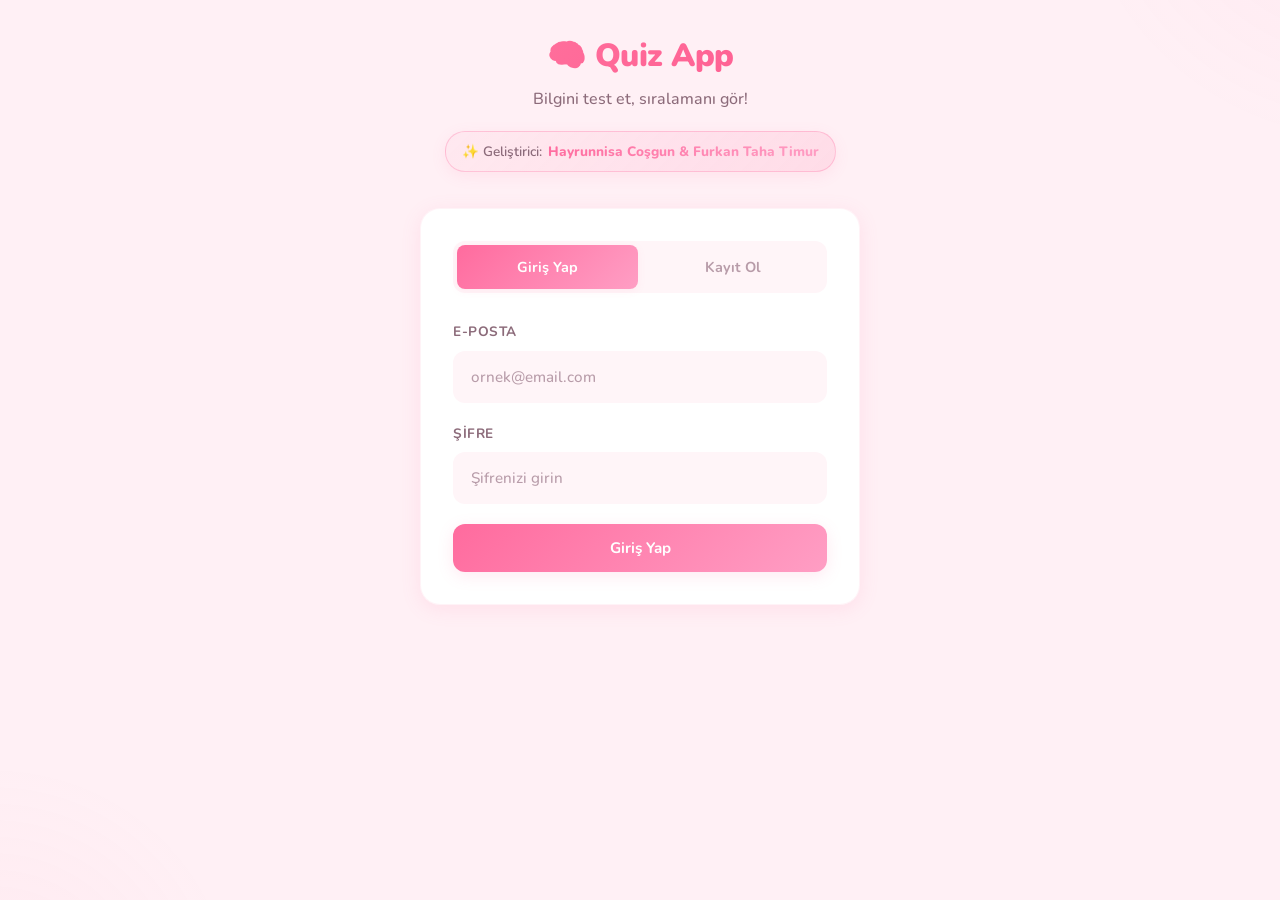
<file: sunum-projesi/index.html>
<!DOCTYPE html>
<html lang="tr">

<head>
  <meta charset="UTF-8">
  <meta name="viewport" content="width=device-width, initial-scale=1.0">
  <meta name="description" content="Quiz uygulamasına giriş yapın veya kayıt olun.">
  <title>Quiz App — Giriş</title>
  <link rel="stylesheet" href="css/style.css">
</head>

<body>
  <div class="app-container">
    <div class="app-header">
      <h1>🧠 Quiz App</h1>
      <p>Bilgini test et, sıralamanı gör!</p>
      <div class="developer-badge">
        ✨ Geliştirici: <span>Hayrunnisa Coşgun & Furkan Taha Timur</span>
      </div>
    </div>

    <style>
      .developer-badge {
        display: inline-flex;
        flex-wrap: wrap;
        justify-content: center;
        align-items: center;
        text-align: center;
        gap: 4px 6px;
        margin-top: 18px;
        padding: 10px 16px;
        background: linear-gradient(135deg, rgba(255, 107, 158, 0.05), rgba(255, 107, 158, 0.15));
        border: 1px solid rgba(255, 107, 158, 0.3);
        border-radius: 20px;
        font-size: clamp(0.7rem, 2.5vw, 0.85rem);
        font-weight: 600;
        color: var(--text-secondary);
        position: relative;
        overflow: hidden;
        transition: all 0.3s ease;
        box-shadow: 0 4px 15px rgba(255, 107, 158, 0.1);
        cursor: default;
        max-width: 95%;
        line-height: 1.4;
      }

      .developer-badge span {
        font-weight: 800;
        background: var(--gradient-1);
        -webkit-background-clip: text;
        -webkit-text-fill-color: transparent;
        background-clip: text;
      }

      .developer-badge::after {
        content: '';
        position: absolute;
        top: 0;
        left: -150%;
        width: 50%;
        height: 100%;
        background: linear-gradient(to right, transparent, rgba(255, 255, 255, 0.8), transparent);
        animation: shimmerText 3s infinite;
        transform: skewX(-20deg);
      }

      .developer-badge:hover {
        transform: translateY(-3px) scale(1.02);
        box-shadow: 0 8px 25px rgba(255, 107, 158, 0.2);
        border-color: rgba(255, 107, 158, 0.6);
      }

      @keyframes shimmerText {
        0% { left: -150%; }
        50% { left: 200%; }
        100% { left: 200%; }
      }
    </style>

    <div class="auth-container">
      <div class="card">
        <div class="auth-tabs">
          <button class="auth-tab active" data-tab="login" id="tab-login">Giriş Yap</button>
          <button class="auth-tab" data-tab="register" id="tab-register">Kayıt Ol</button>
        </div>

        <div id="alert-box" class="alert"></div>

        <!-- Login Form -->
        <form id="login-form" class="auth-form active">
          <div class="form-group">
            <label for="login-email">E-posta</label>
            <input type="email" id="login-email" placeholder="ornek@email.com" required>
          </div>
          <div class="form-group">
            <label for="login-password">Şifre</label>
            <input type="password" id="login-password" placeholder="Şifrenizi girin" required>
          </div>
          <button type="submit" class="btn btn-primary btn-block" id="login-btn">Giriş Yap</button>
        </form>

        <!-- Register Form -->
        <form id="register-form" class="auth-form">
          <div class="form-group">
            <label for="register-username">Kullanıcı Adı</label>
            <input type="text" id="register-username" placeholder="Kullanıcı adınız" required>
          </div>
          <div class="form-group">
            <label for="register-email">E-posta</label>
            <input type="email" id="register-email" placeholder="ornek@email.com" required>
          </div>
          <div class="form-group">
            <label for="register-password">Şifre</label>
            <input type="password" id="register-password" placeholder="En az 6 karakter" required minlength="6">
          </div>
          <button type="submit" class="btn btn-primary btn-block" id="register-btn">Kayıt Ol</button>
        </form>
      </div>
    </div>
  </div>

  <script type="module" src="js/auth.js"></script>
</body>

</html>
</file>
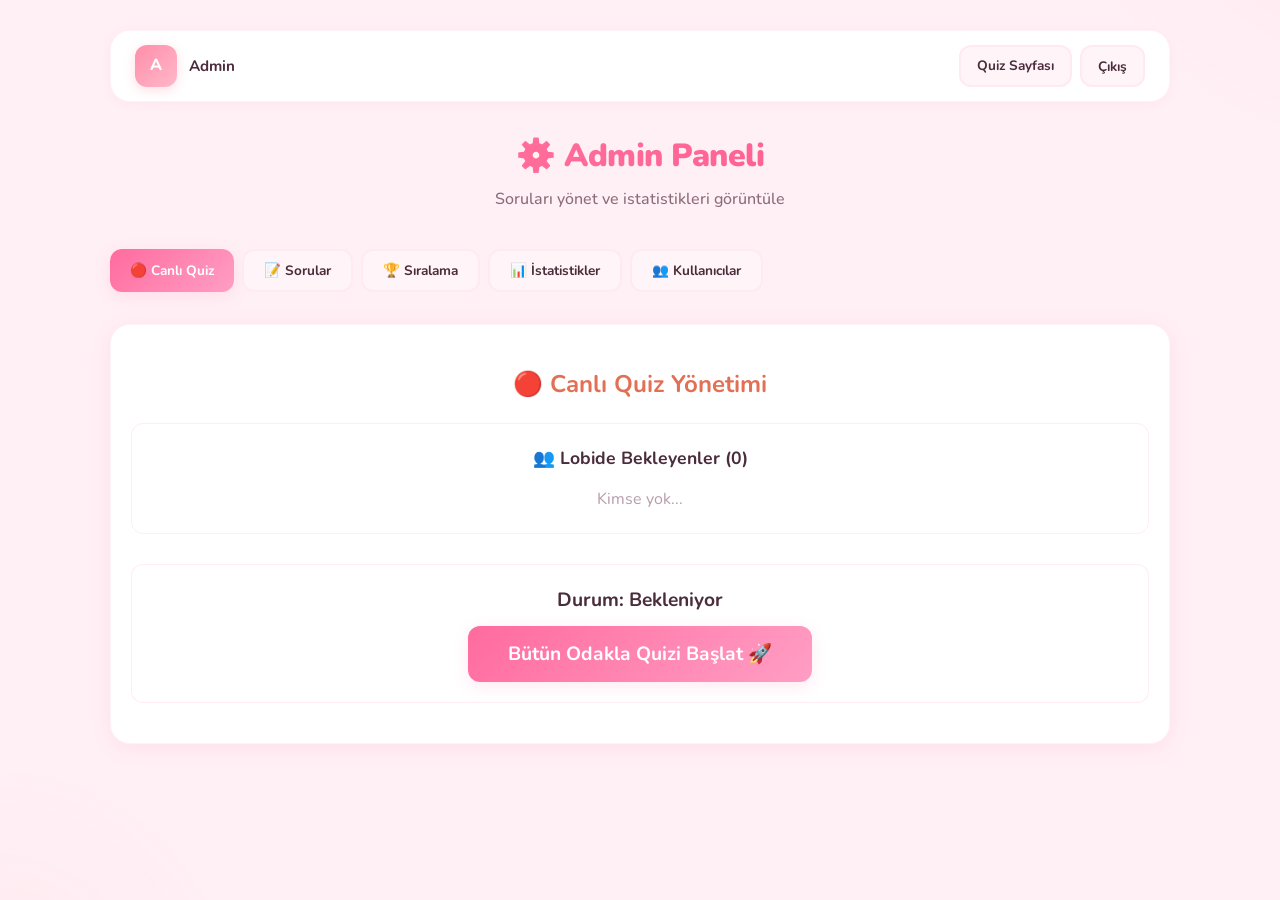
<file: sunum-projesi/admin.html>
<!DOCTYPE html>
<html lang="tr">
<head>
  <meta charset="UTF-8">
  <meta name="viewport" content="width=device-width, initial-scale=1.0">
  <meta name="description" content="Quiz App admin paneli — soru yönetimi ve istatistikler.">
  <title>Quiz App — Admin Paneli</title>
  <link rel="stylesheet" href="css/style.css">
</head>
<body>
  <div class="app-container wide">
    <div class="user-bar" id="user-bar">
      <div class="user-bar-info">
        <div class="user-avatar" id="user-avatar">A</div>
        <span class="user-name" id="user-name">Admin</span>
      </div>
      <div class="user-bar-actions">
        <a href="quiz.html" class="btn btn-secondary">Quiz Sayfası</a>
        <button class="btn btn-secondary" id="logout-btn">Çıkış</button>
      </div>
    </div>

    <div class="app-header">
      <h1>⚙️ Admin Paneli</h1>
      <p>Soruları yönet ve istatistikleri görüntüle</p>
    </div>

    <!-- Admin Navigation -->
    <div class="admin-nav" style="flex-wrap: wrap;">
      <button class="btn btn-primary active" data-section="live-section" id="nav-live">🔴 Canlı Quiz</button>
      <button class="btn btn-secondary" data-section="questions-section" id="nav-questions">📝 Sorular</button>
      <button class="btn btn-secondary" data-section="leaderboard-section" id="nav-leaderboard">🏆 Sıralama</button>
      <button class="btn btn-secondary" data-section="stats-section" id="nav-stats">📊 İstatistikler</button>
      <button class="btn btn-secondary" data-section="users-section" id="nav-users">👥 Kullanıcılar</button>
    </div>

    <!-- Live Quiz Section -->
    <div id="live-section" class="admin-section active">
      <div class="card" style="text-align:center; padding: 40px 20px;">
        <h2 style="margin-bottom: 20px; color:var(--error);">🔴 Canlı Quiz Yönetimi</h2>
        
        <div style="background:var(--bg); border:1px solid var(--border); border-radius:12px; padding:20px; margin-bottom:30px;">
          <h3 style="font-size:1.1rem; margin-bottom:15px; color:var(--text);">👥 Lobide Bekleyenler (<span id="admin-lobby-count">0</span>)</h3>
          <div id="admin-lobby-users" style="display:flex; flex-wrap:wrap; gap:10px; justify-content:center;">
            <span style="color:var(--text-muted);">Kimse yok...</span>
          </div>
        </div>

        <div style="background:var(--bg-card); border:1px solid var(--border); padding:20px; border-radius:12px;">
          <h3 style="font-size:1.2rem; margin-bottom:10px;" id="admin-live-status">Durum: Bekleniyor</h3>
          <div id="admin-live-controls">
            <button class="btn btn-primary" id="admin-start-quiz" style="font-size:1.2rem; padding:15px 40px;">Bütün Odakla Quizi Başlat 🚀</button>
          </div>
        </div>
      </div>
    </div>

    <!-- Leaderboard Section -->
    <div id="leaderboard-section" class="admin-section">
      <div class="card" style="overflow-x:auto;">
        <h3 style="font-size:1.1rem; margin-bottom: 20px;">🏆 Genel Sıralama</h3>
        <div id="admin-leaderboard-loading" class="loading-screen" style="min-height:150px;">
          <div class="spinner"></div>
          <p>Sıralama yükleniyor...</p>
        </div>
        <table class="leaderboard-table" id="admin-leaderboard-table" style="display:none;">
          <thead>
            <tr>
              <th>Sıra</th>
              <th>Kullanıcı</th>
              <th>Puan</th>
              <th>Tarih</th>
            </tr>
          </thead>
          <tbody id="admin-leaderboard-body"></tbody>
        </table>
      </div>
    </div>

    <!-- Questions Section -->
    <div id="questions-section" class="admin-section">
      <div style="display:flex; justify-content:space-between; align-items:center; margin-bottom:20px;">
        <h3 style="font-size:1.1rem;">Soru Listesi</h3>
        <button class="btn btn-primary" id="add-question-btn">+ Yeni Soru</button>
      </div>
      <div id="questions-loading" class="loading-screen" style="min-height:150px;">
        <div class="spinner"></div>
        <p>Sorular yükleniyor...</p>
      </div>
      <div id="questions-list"></div>
    </div>

    <!-- Stats Section -->
    <div id="stats-section" class="admin-section">
      <div class="stats-grid" id="stats-grid">
        <div class="stat-card">
          <div class="stat-value" id="stat-total-users">-</div>
          <div class="stat-label">Toplam Kullanıcı</div>
        </div>
        <div class="stat-card">
          <div class="stat-value" id="stat-total-quizzes">-</div>
          <div class="stat-label">Toplam Quiz</div>
        </div>
        <div class="stat-card">
          <div class="stat-value" id="stat-avg-score">-</div>
          <div class="stat-label">Ortalama Puan</div>
        </div>
        <div class="stat-card">
          <div class="stat-value" id="stat-total-questions">-</div>
          <div class="stat-label">Toplam Soru</div>
        </div>
      </div>
    </div>

    <!-- Users Section -->
    <div id="users-section" class="admin-section">
      <div class="card" style="overflow-x:auto;">
        <div id="users-loading" class="loading-screen" style="min-height:150px;">
          <div class="spinner"></div>
          <p>Kullanıcılar yükleniyor...</p>
        </div>
        <table class="leaderboard-table" id="users-table" style="display:none;">
          <thead>
            <tr>
              <th>Kullanıcı</th>
              <th>Rol</th>
              <th>Kayıt Tarihi</th>
              <th>Quiz Sayısı</th>
            </tr>
          </thead>
          <tbody id="users-body"></tbody>
        </table>
      </div>
    </div>
  </div>

  <!-- Add/Edit Question Modal -->
  <div class="modal-overlay" id="question-modal">
    <div class="modal">
      <div class="modal-header">
        <h3 id="modal-title">Yeni Soru Ekle</h3>
        <button class="modal-close" id="modal-close">&times;</button>
      </div>
      <form id="question-form">
        <input type="hidden" id="edit-question-id">
        <div class="form-group">
          <label for="q-text">Soru Metni</label>
          <textarea id="q-text" rows="3" required style="resize:vertical;"></textarea>
        </div>
        <div class="form-group">
          <label for="q-a">A Şıkkı</label>
          <input type="text" id="q-a" required>
        </div>
        <div class="form-group">
          <label for="q-b">B Şıkkı</label>
          <input type="text" id="q-b" required>
        </div>
        <div class="form-group">
          <label for="q-c">C Şıkkı</label>
          <input type="text" id="q-c" required>
        </div>
        <div class="form-group">
          <label for="q-d">D Şıkkı</label>
          <input type="text" id="q-d" required>
        </div>
        <div class="form-group">
          <label for="q-e">E Şıkkı</label>
          <input type="text" id="q-e" required>
        </div>
        <div class="form-group">
          <label for="q-correct">Doğru Cevap</label>
          <select id="q-correct" required>
            <option value="">Seçiniz</option>
            <option value="a">A</option>
            <option value="b">B</option>
            <option value="c">C</option>
            <option value="d">D</option>
            <option value="e">E</option>
          </select>
        </div>
        <div class="modal-footer">
          <button type="button" class="btn btn-secondary" id="modal-cancel">İptal</button>
          <button type="submit" class="btn btn-primary" id="modal-save">Kaydet</button>
        </div>
      </form>
    </div>
  </div>

  <script type="module" src="js/admin.js"></script>
</body>
</html>
</file>
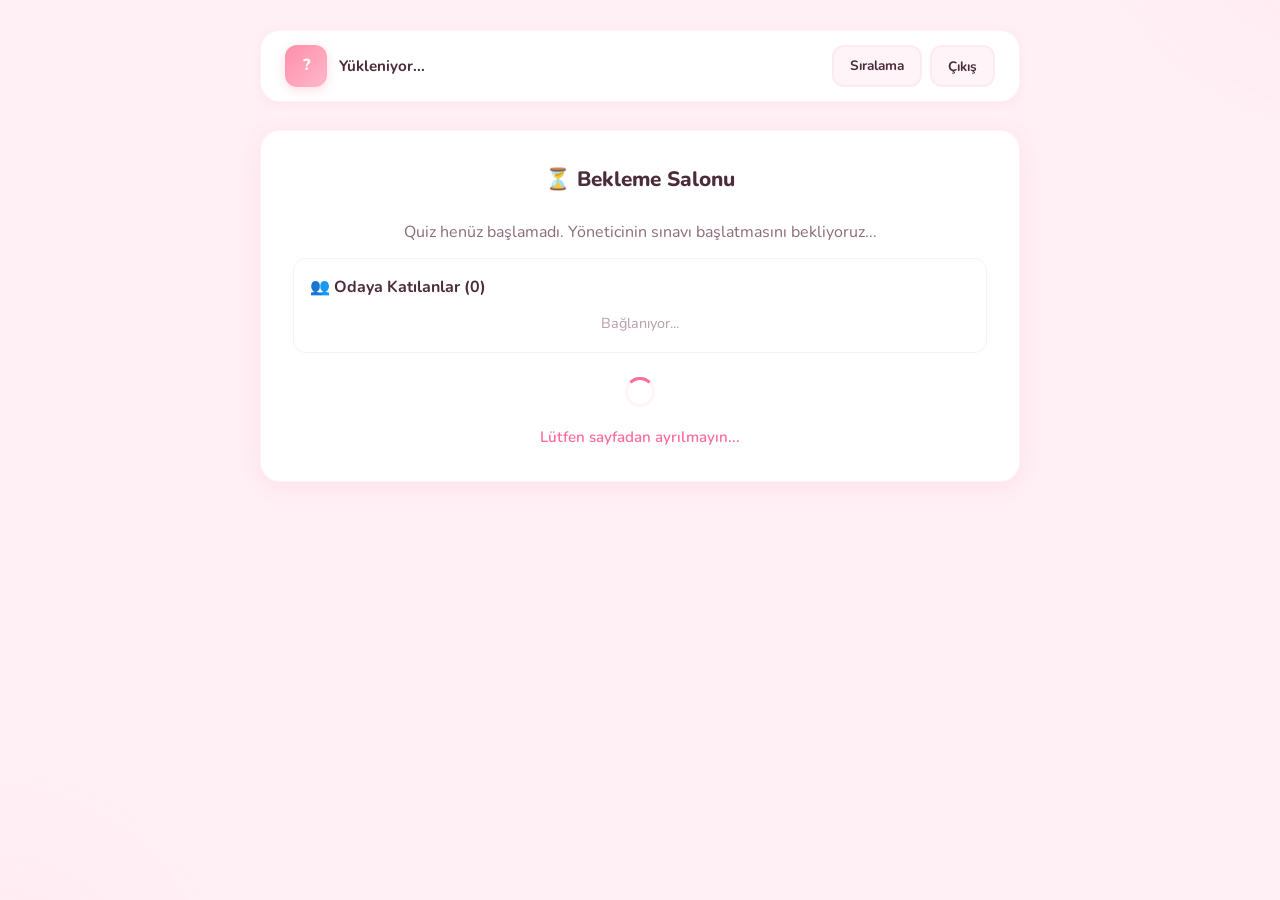
<file: sunum-projesi/quiz.html>
<!DOCTYPE html>
<html lang="tr">
<head>
  <meta charset="UTF-8">
  <meta name="viewport" content="width=device-width, initial-scale=1.0">
  <meta name="description" content="Quiz sorularını cevaplayın ve puanınızı görün.">
  <title>Quiz App — Sınav</title>
  <link rel="stylesheet" href="css/style.css">
</head>
<body>
  <div class="app-container">
    <div class="user-bar" id="user-bar">
      <div class="user-bar-info">
        <div class="user-avatar" id="user-avatar">?</div>
        <span class="user-name" id="user-name">Yükleniyor...</span>
      </div>
      <div class="user-bar-actions">
        <a href="results.html" class="btn btn-secondary">Sıralama</a>
        <button class="btn btn-secondary" id="logout-btn">Çıkış</button>
      </div>
    </div>

    <!-- Lobby Screen -->
    <div id="lobby-screen" class="card" style="text-align:center;">
      <h2 class="card-title">⏳ Bekleme Salonu</h2>
      <p style="color:var(--text-secondary); margin-bottom:12px;">Quiz henüz başlamadı. Yöneticinin sınavı başlatmasını bekliyoruz...</p>
      <div style="background:var(--bg); border:1px solid var(--border); border-radius:12px; padding:16px; margin-bottom:24px;">
        <h3 style="font-size:1rem; margin-bottom:12px; color:var(--text); text-align:left;">👥 Odaya Katılanlar (<span id="lobby-count">0</span>)</h3>
        <div id="lobby-users" style="display:flex; flex-wrap:wrap; gap:8px; justify-content:center;">
          <!-- Kullanıcı etiketleri buraya eklenecek -->
          <span style="color:var(--text-muted); font-size:0.9rem;">Bağlanıyor...</span>
        </div>
      </div>
      <div class="spinner" style="margin:0 auto 10px; width:30px; height:30px; border-width:3px;"></div>
      <p style="color:var(--accent); font-weight:600; font-size:0.95rem;">Lütfen sayfadan ayrılmayın...</p>
    </div>

    <!-- Quiz Screen -->
    <div id="quiz-screen" style="display:none;">
      <div class="quiz-header">
        <div class="quiz-progress">
          <div class="quiz-progress-bar">
            <div class="quiz-progress-fill" id="progress-fill" style="width:0%"></div>
          </div>
          <span class="quiz-progress-text" id="progress-text">0/10</span>
        </div>
        <div class="quiz-score">Puan: <span id="score-display">0</span></div>
      </div>

      <div style="text-align:center; margin-bottom:12px;">
        <span style="font-size:1.5rem; font-weight:bold; color:var(--accent);" id="time-display">01:00</span>
      </div>

      <div class="card question-card fade-in" id="question-card">
        <div class="question-number" id="question-number">Soru 1</div>
        <div class="question-text" id="question-text">Yükleniyor...</div>
        <div class="options-list" id="options-list"></div>
      </div>

      <div style="text-align:center; margin-top:20px;">
        <button class="btn btn-primary" id="next-btn" style="display:none;">Sonraki Soru →</button>
      </div>
    </div>

    <!-- Loading -->
    <div id="loading-screen" class="loading-screen" style="display:none;">
      <div class="spinner" style="width:40px;height:40px;border-width:4px;"></div>
      <p>Sorular yükleniyor...</p>
    </div>
  </div>

  <script type="module" src="js/quiz.js"></script>
</body>
</html>
</file>
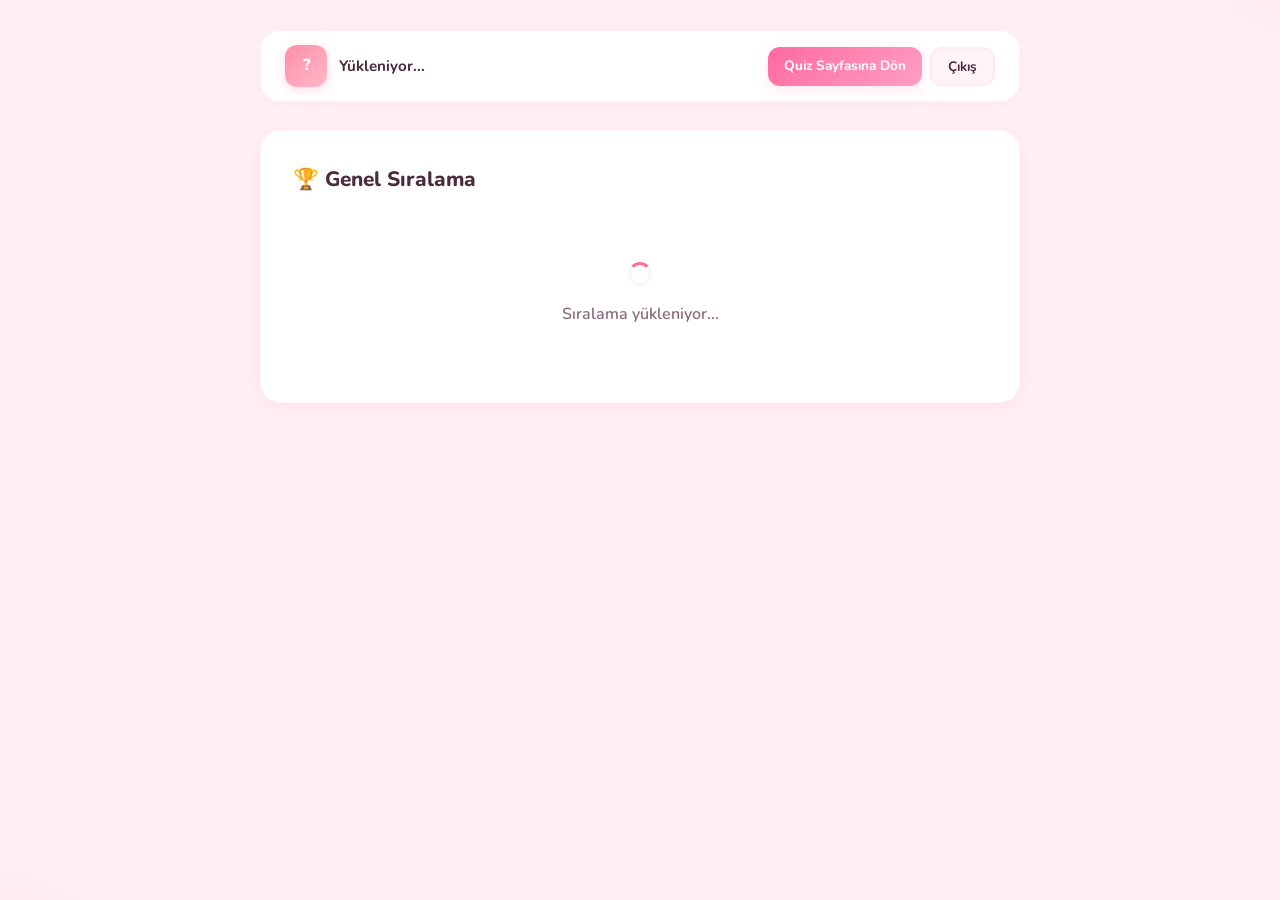
<file: sunum-projesi/results.html>
<!DOCTYPE html>
<html lang="tr">
<head>
  <meta charset="UTF-8">
  <meta name="viewport" content="width=device-width, initial-scale=1.0">
  <meta name="description" content="Quiz sonuçları ve genel sıralama tablosu.">
  <title>Quiz App — Sonuçlar</title>
  <link rel="stylesheet" href="css/style.css">
</head>
<body>
  <div class="app-container">
    <div class="user-bar" id="user-bar">
      <div class="user-bar-info">
        <div class="user-avatar" id="user-avatar">?</div>
        <span class="user-name" id="user-name">Yükleniyor...</span>
      </div>
      <div class="user-bar-actions">
        <a href="quiz.html" class="btn btn-primary" style="font-size:0.85rem; padding:8px 16px;">Quiz Sayfasına Dön</a>
        <button class="btn btn-secondary" id="logout-btn">Çıkış</button>
      </div>
    </div>

    <!-- Result Hero (shown after quiz) -->
    <div id="result-hero" class="card result-hero" style="display:none;">
      <div class="result-score-circle">
        <div class="result-score-number" id="final-score">0</div>
        <div class="result-score-label">PUAN</div>
      </div>
      <div class="result-message" id="result-message">Harika!</div>
      <div class="result-subtitle" id="result-subtitle">10 sorudan 0 tanesini doğru cevapladın.</div>
    </div>

    <!-- Leaderboard -->
    <div class="card">
      <h2 class="card-title">🏆 Genel Sıralama</h2>
      <div id="leaderboard-loading" class="loading-screen" style="min-height:150px;">
        <div class="spinner"></div>
        <p>Sıralama yükleniyor...</p>
      </div>
      <div id="leaderboard-container" style="display:none; overflow-x:auto;">
        <table class="leaderboard-table" id="leaderboard-table">
          <thead>
            <tr>
              <th>Sıra</th>
              <th>Kullanıcı</th>
              <th>Puan</th>
              <th>Tarih</th>
            </tr>
          </thead>
          <tbody id="leaderboard-body"></tbody>
        </table>
      </div>
      <p id="leaderboard-empty" style="display:none; text-align:center; color:var(--text-muted); padding:40px 0;">Henüz kimse quiz çözmemiş. İlk sen ol! 🚀</p>
    </div>
  </div>

  <script type="module" src="js/results.js"></script>
</body>
</html>
</file>
<file: sunum-projesi/css/style.css>
/* ========================================
   Ebe Quiz Platformu - Açık & Canlı Tema
   ======================================== */

@import url('https://fonts.googleapis.com/css2?family=Nunito:wght@400;500;600;700;800;900&display=swap');

/* ---- CSS Variables ---- */
:root {
  --bg-primary: #fff0f5;
  --bg-secondary: #ffffff;
  --bg-card: #ffffff;
  --bg-card-hover: #fff7fa;
  --bg-input: #fff5f8;
  --text-primary: #4a2c3a;
  --text-secondary: #8c6b7a;
  --text-muted: #b89ca9;
  --accent: #ff6b9e;
  --accent-light: #ff9ec4;
  --accent-dark: #e04a82;
  --accent-glow: rgba(255, 107, 158, 0.15);
  --accent-2: #ff8eaa;
  --accent-2-light: #ffb8ca;
  --gradient-1: linear-gradient(135deg, #ff6b9e, #ff9ec4);
  --gradient-2: linear-gradient(135deg, #ff8eaa, #ffb8ca);
  --gradient-hero: linear-gradient(135deg, #ff7ea5 0%, #ff528a 100%);
  --success: #00b894;
  --success-bg: rgba(0, 184, 148, 0.1);
  --success-border: rgba(0, 184, 148, 0.3);
  --error: #e17055;
  --error-bg: rgba(225, 112, 85, 0.1);
  --error-border: rgba(225, 112, 85, 0.3);
  --warning: #fdcb6e;
  --border: rgba(255, 107, 158, 0.12);
  --border-light: rgba(255, 107, 158, 0.08);
  --radius: 20px;
  --radius-sm: 12px;
  --radius-xs: 8px;
  --shadow-sm: 0 2px 8px rgba(255, 107, 158, 0.08);
  --shadow: 0 4px 20px rgba(255, 107, 158, 0.12);
  --shadow-lg: 0 8px 40px rgba(255, 107, 158, 0.16);
  --shadow-xl: 0 16px 48px rgba(255, 107, 158, 0.2);
  --transition: all 0.3s cubic-bezier(0.4, 0, 0.2, 1);
}

/* ---- Reset & Base ---- */
*, *::before, *::after {
  margin: 0;
  padding: 0;
  box-sizing: border-box;
}

html {
  scroll-behavior: smooth;
}

body {
  font-family: 'Nunito', sans-serif;
  background: var(--bg-primary);
  color: var(--text-primary);
  min-height: 100vh;
  line-height: 1.6;
  overflow-x: hidden;
}

body::before {
  content: '';
  position: fixed;
  top: -50%;
  right: -30%;
  width: 600px;
  height: 600px;
  background: radial-gradient(circle, rgba(255, 107, 158, 0.06) 0%, transparent 70%);
  border-radius: 50%;
  pointer-events: none;
  z-index: 0;
}

body::after {
  content: '';
  position: fixed;
  bottom: -40%;
  left: -20%;
  width: 500px;
  height: 500px;
  background: radial-gradient(circle, rgba(255, 142, 170, 0.06) 0%, transparent 70%);
  border-radius: 50%;
  pointer-events: none;
  z-index: 0;
}

/* ---- Layout ---- */
.app-container {
  position: relative;
  z-index: 1;
  max-width: 800px;
  margin: 0 auto;
  padding: 30px 20px;
  min-height: 100vh;
}

.app-container.wide {
  max-width: 1100px;
}

/* ---- Logo / Header ---- */
.app-header {
  text-align: center;
  margin-bottom: 36px;
}

.app-header h1 {
  font-size: 2rem;
  font-weight: 900;
  background: var(--gradient-hero);
  -webkit-background-clip: text;
  -webkit-text-fill-color: transparent;
  background-clip: text;
  letter-spacing: -0.5px;
  margin-bottom: 4px;
}

.app-header p {
  color: var(--text-secondary);
  margin-top: 6px;
  font-size: 1rem;
  font-weight: 500;
}

/* ---- Cards ---- */
.card {
  background: var(--bg-card);
  border: 1px solid var(--border-light);
  border-radius: var(--radius);
  padding: 32px;
  box-shadow: var(--shadow);
  transition: var(--transition);
}

.card:hover {
  box-shadow: var(--shadow-lg);
}

.card-title {
  font-size: 1.3rem;
  font-weight: 800;
  margin-bottom: 24px;
  color: var(--text-primary);
}

/* ---- Forms ---- */
.form-group {
  margin-bottom: 20px;
}

.form-group label {
  display: block;
  font-size: 0.85rem;
  font-weight: 700;
  color: var(--text-secondary);
  margin-bottom: 8px;
  text-transform: uppercase;
  letter-spacing: 0.5px;
}

.form-group input,
.form-group textarea,
.form-group select {
  width: 100%;
  padding: 14px 16px;
  background: var(--bg-input);
  border: 2px solid transparent;
  border-radius: var(--radius-sm);
  color: var(--text-primary);
  font-family: 'Nunito', sans-serif;
  font-size: 0.95rem;
  font-weight: 600;
  transition: var(--transition);
  outline: none;
}

.form-group input:focus,
.form-group textarea:focus,
.form-group select:focus {
  border-color: var(--accent);
  background: white;
  box-shadow: 0 0 0 4px var(--accent-glow);
}

.form-group input::placeholder {
  color: var(--text-muted);
  font-weight: 500;
}

/* ---- Buttons ---- */
.btn {
  display: inline-flex;
  align-items: center;
  justify-content: center;
  gap: 8px;
  padding: 14px 28px;
  border: none;
  border-radius: var(--radius-sm);
  font-family: 'Nunito', sans-serif;
  font-size: 0.95rem;
  font-weight: 700;
  cursor: pointer;
  transition: var(--transition);
  text-decoration: none;
  white-space: nowrap;
}

.btn-primary {
  background: var(--gradient-1);
  color: white;
  box-shadow: 0 4px 16px var(--accent-glow);
}

.btn-primary:hover {
  transform: translateY(-2px);
  box-shadow: 0 8px 28px rgba(255, 107, 158, 0.3);
}

.btn-primary:active {
  transform: translateY(0);
}

.btn-secondary {
  background: var(--bg-input);
  color: var(--text-primary);
  border: 2px solid var(--border-light);
}

.btn-secondary:hover {
  background: white;
  border-color: var(--accent-light);
  color: var(--accent);
}

.btn-danger {
  background: linear-gradient(135deg, #e17055, #d63031);
  color: white;
}

.btn-danger:hover {
  transform: translateY(-2px);
  box-shadow: 0 6px 20px rgba(225, 112, 85, 0.3);
}

.btn-success {
  background: linear-gradient(135deg, #00b894, #00cec9);
  color: white;
}

.btn-block {
  width: 100%;
}

.btn:disabled {
  opacity: 0.5;
  cursor: not-allowed;
  transform: none !important;
}

/* ---- Auth Pages ---- */
.auth-container {
  max-width: 440px;
  margin: 0 auto;
}

.auth-tabs {
  display: flex;
  gap: 4px;
  background: var(--bg-input);
  border-radius: var(--radius-sm);
  padding: 4px;
  margin-bottom: 28px;
}

.auth-tab {
  flex: 1;
  padding: 12px;
  text-align: center;
  border: none;
  background: transparent;
  color: var(--text-muted);
  font-family: 'Nunito', sans-serif;
  font-size: 0.9rem;
  font-weight: 700;
  border-radius: var(--radius-xs);
  cursor: pointer;
  transition: var(--transition);
}

.auth-tab.active {
  background: var(--gradient-1);
  color: white;
  box-shadow: var(--shadow-sm);
}

.auth-form {
  display: none;
}

.auth-form.active {
  display: block;
}

/* ---- Alert Messages ---- */
.alert {
  padding: 14px 18px;
  border-radius: var(--radius-sm);
  margin-bottom: 20px;
  font-size: 0.9rem;
  font-weight: 600;
  display: none;
}

.alert.show {
  display: block;
  animation: slideDown 0.3s ease;
}

.alert-error {
  background: var(--error-bg);
  color: var(--error);
  border: 1px solid var(--error-border);
}

.alert-success {
  background: var(--success-bg);
  color: var(--success);
  border: 1px solid var(--success-border);
}

/* ---- Quiz Page ---- */
.quiz-header {
  display: flex;
  justify-content: space-between;
  align-items: center;
  margin-bottom: 24px;
  padding: 18px 24px;
  background: white;
  border: 1px solid var(--border-light);
  border-radius: var(--radius);
  box-shadow: var(--shadow-sm);
}

.quiz-progress {
  display: flex;
  align-items: center;
  gap: 12px;
}

.quiz-progress-bar {
  width: 200px;
  height: 10px;
  background: var(--bg-input);
  border-radius: 5px;
  overflow: hidden;
}

.quiz-progress-fill {
  height: 100%;
  background: var(--gradient-1);
  border-radius: 5px;
  transition: width 0.5s ease;
}

.quiz-progress-text {
  font-size: 0.85rem;
  color: var(--text-secondary);
  font-weight: 700;
}

.quiz-score {
  font-size: 1rem;
  font-weight: 800;
  color: var(--accent);
}

.question-card {
  margin-bottom: 24px;
}

.question-number {
  font-size: 0.8rem;
  font-weight: 800;
  text-transform: uppercase;
  letter-spacing: 1.5px;
  color: var(--accent-2);
  margin-bottom: 12px;
}

.question-text {
  font-size: 1.1rem;
  font-weight: 700;
  line-height: 1.7;
  margin-bottom: 28px;
  color: var(--text-primary);
}

/* ---- Options ---- */
.options-list {
  display: flex;
  flex-direction: column;
  gap: 10px;
}

.option-btn {
  display: flex;
  align-items: flex-start;
  gap: 14px;
  padding: 16px 20px;
  background: var(--bg-input);
  border: 2px solid transparent;
  border-radius: var(--radius-sm);
  color: var(--text-primary);
  font-family: 'Nunito', sans-serif;
  font-size: 0.95rem;
  font-weight: 600;
  cursor: pointer;
  transition: var(--transition);
  text-align: left;
  line-height: 1.5;
}

.option-btn:hover {
  border-color: var(--accent-light);
  background: white;
  transform: translateX(6px);
  box-shadow: var(--shadow-sm);
}

.option-btn .option-letter {
  display: flex;
  align-items: center;
  justify-content: center;
  min-width: 36px;
  height: 36px;
  background: white;
  border-radius: 10px;
  font-weight: 800;
  font-size: 0.85rem;
  color: var(--accent);
  border: 2px solid var(--border);
  flex-shrink: 0;
}

.option-btn .option-text {
  padding-top: 6px;
}

.option-btn.selected {
  border-color: var(--accent);
  background: rgba(255, 107, 158, 0.05);
}

.option-btn.selected .option-letter {
  background: var(--accent);
  color: white;
  border-color: var(--accent);
}

.option-btn.correct {
  border-color: var(--success);
  background: var(--success-bg);
}

.option-btn.correct .option-letter {
  background: var(--success);
  color: white;
  border-color: var(--success);
}

.option-btn.wrong {
  border-color: var(--error);
  background: var(--error-bg);
}

.option-btn.wrong .option-letter {
  background: var(--error);
  color: white;
  border-color: var(--error);
}

.option-btn.disabled {
  pointer-events: none;
  opacity: 0.6;
}

/* ---- Results Page ---- */
.result-hero {
  text-align: center;
  padding: 48px 32px;
  margin-bottom: 32px;
  background: var(--gradient-hero);
  color: white;
  border: none;
}

.result-hero:hover {
  box-shadow: var(--shadow-xl);
}

.result-score-circle {
  width: 150px;
  height: 150px;
  margin: 0 auto 24px;
  border-radius: 50%;
  display: flex;
  flex-direction: column;
  align-items: center;
  justify-content: center;
  border: 4px solid rgba(255, 255, 255, 0.4);
  background: rgba(255, 255, 255, 0.15);
  backdrop-filter: blur(8px);
}

.result-score-number {
  font-size: 3rem;
  font-weight: 900;
  color: white;
  -webkit-text-fill-color: white;
}

.result-score-label {
  font-size: 0.85rem;
  color: rgba(255, 255, 255, 0.8);
  font-weight: 700;
}

.result-message {
  font-size: 1.3rem;
  font-weight: 800;
  margin-bottom: 8px;
  color: white;
}

.result-subtitle {
  color: rgba(255, 255, 255, 0.85);
  font-size: 0.95rem;
  font-weight: 600;
}

/* ---- Leaderboard Table ---- */
.leaderboard-table {
  width: 100%;
  border-collapse: separate;
  border-spacing: 0 6px;
}

.leaderboard-table thead th {
  text-align: left;
  padding: 12px 16px;
  font-size: 0.8rem;
  font-weight: 800;
  text-transform: uppercase;
  letter-spacing: 1px;
  color: var(--text-muted);
  border-bottom: 2px solid var(--border-light);
}

.leaderboard-table tbody tr {
  background: var(--bg-input);
  transition: var(--transition);
  border-radius: var(--radius-sm);
}

.leaderboard-table tbody tr:hover {
  background: white;
  transform: translateX(4px);
  box-shadow: var(--shadow-sm);
}

.leaderboard-table tbody td {
  padding: 14px 16px;
  font-size: 0.95rem;
  font-weight: 600;
}

.leaderboard-table tbody tr td:first-child {
  border-radius: var(--radius-xs) 0 0 var(--radius-xs);
}

.leaderboard-table tbody tr td:last-child {
  border-radius: 0 var(--radius-xs) var(--radius-xs) 0;
}

.rank-badge {
  display: inline-flex;
  align-items: center;
  justify-content: center;
  width: 34px;
  height: 34px;
  border-radius: 10px;
  font-weight: 900;
  font-size: 0.85rem;
}

.rank-1 { background: linear-gradient(135deg, #ffeaa7, #fdcb6e); color: #6c5200; box-shadow: 0 3px 12px rgba(253, 203, 110, 0.4); }
.rank-2 { background: linear-gradient(135deg, #dfe6e9, #b2bec3); color: #2d3436; }
.rank-3 { background: linear-gradient(135deg, #fab1a0, #e17055); color: white; }
.rank-other { background: var(--bg-input); color: var(--text-muted); border: 1px solid var(--border-light); }

.current-user-row {
  outline: 2px solid var(--accent);
  outline-offset: -1px;
  background: rgba(255, 107, 158, 0.05) !important;
}

/* ---- Admin Page ---- */
.admin-nav {
  display: flex;
  gap: 8px;
  margin-bottom: 32px;
  flex-wrap: wrap;
}

.admin-nav .btn {
  font-size: 0.85rem;
  padding: 10px 20px;
}

.admin-nav .btn.active {
  background: var(--gradient-1);
  color: white;
  border-color: transparent;
}

.admin-section {
  display: none;
}

.admin-section.active {
  display: block;
}

.question-item {
  background: var(--bg-input);
  border: 1px solid var(--border-light);
  border-radius: var(--radius-sm);
  padding: 20px;
  margin-bottom: 12px;
  transition: var(--transition);
}

.question-item:hover {
  background: white;
  border-color: var(--border);
  box-shadow: var(--shadow-sm);
}

.question-item-header {
  display: flex;
  justify-content: space-between;
  align-items: flex-start;
  gap: 16px;
  margin-bottom: 12px;
}

.question-item-text {
  font-weight: 700;
  font-size: 0.95rem;
  flex: 1;
}

.question-item-actions {
  display: flex;
  gap: 8px;
  flex-shrink: 0;
}

.question-item-actions .btn {
  padding: 8px 14px;
  font-size: 0.8rem;
}

.question-item-options {
  display: grid;
  grid-template-columns: 1fr 1fr;
  gap: 6px;
  font-size: 0.85rem;
  color: var(--text-secondary);
  font-weight: 600;
}

.question-item-options .correct-option {
  color: var(--success);
  font-weight: 800;
}

/* ---- Stats Grid ---- */
.stats-grid {
  display: grid;
  grid-template-columns: repeat(auto-fit, minmax(200px, 1fr));
  gap: 16px;
  margin-bottom: 32px;
}

.stat-card {
  background: white;
  border: 1px solid var(--border-light);
  border-radius: var(--radius);
  padding: 28px;
  text-align: center;
  box-shadow: var(--shadow-sm);
  transition: var(--transition);
}

.stat-card:hover {
  transform: translateY(-4px);
  box-shadow: var(--shadow);
}

.stat-value {
  font-size: 2.2rem;
  font-weight: 900;
  background: var(--gradient-1);
  -webkit-background-clip: text;
  -webkit-text-fill-color: transparent;
  background-clip: text;
}

.stat-label {
  font-size: 0.8rem;
  color: var(--text-muted);
  font-weight: 700;
  text-transform: uppercase;
  letter-spacing: 0.5px;
  margin-top: 6px;
}

/* ---- User Nav Bar ---- */
.user-bar {
  display: flex;
  justify-content: space-between;
  align-items: center;
  padding: 14px 24px;
  background: white;
  border: 1px solid var(--border-light);
  border-radius: var(--radius);
  margin-bottom: 28px;
  box-shadow: var(--shadow-sm);
}

.user-bar-info {
  display: flex;
  align-items: center;
  gap: 12px;
}

.user-avatar {
  width: 42px;
  height: 42px;
  border-radius: 12px;
  background: var(--gradient-2);
  display: flex;
  align-items: center;
  justify-content: center;
  font-weight: 800;
  font-size: 1rem;
  color: white;
  box-shadow: 0 3px 12px rgba(255, 142, 170, 0.3);
}

.user-name {
  font-weight: 700;
  font-size: 0.95rem;
}

.user-bar-actions {
  display: flex;
  gap: 8px;
}

.user-bar-actions .btn {
  padding: 8px 16px;
  font-size: 0.85rem;
}

/* ---- Modal ---- */
.modal-overlay {
  display: none;
  position: fixed;
  top: 0;
  left: 0;
  width: 100%;
  height: 100%;
  background: rgba(45, 50, 80, 0.5);
  backdrop-filter: blur(6px);
  z-index: 100;
  align-items: center;
  justify-content: center;
}

.modal-overlay.show {
  display: flex;
}

.modal {
  background: white;
  border: 1px solid var(--border-light);
  border-radius: var(--radius);
  padding: 32px;
  width: 90%;
  max-width: 560px;
  max-height: 90vh;
  overflow-y: auto;
  box-shadow: var(--shadow-xl);
  animation: scaleIn 0.3s ease;
}

.modal-header {
  display: flex;
  justify-content: space-between;
  align-items: center;
  margin-bottom: 24px;
}

.modal-header h3 {
  font-size: 1.2rem;
  font-weight: 800;
}

.modal-close {
  background: none;
  border: none;
  color: var(--text-muted);
  font-size: 1.5rem;
  cursor: pointer;
  padding: 4px;
  line-height: 1;
  transition: var(--transition);
}

.modal-close:hover {
  color: var(--error);
}

.modal-footer {
  display: flex;
  justify-content: flex-end;
  gap: 12px;
  margin-top: 24px;
}

/* ---- Loading ---- */
.spinner {
  display: inline-block;
  width: 24px;
  height: 24px;
  border: 3px solid var(--border-light);
  border-top-color: var(--accent);
  border-radius: 50%;
  animation: spin 0.8s linear infinite;
}

.loading-screen {
  display: flex;
  align-items: center;
  justify-content: center;
  min-height: 300px;
  flex-direction: column;
  gap: 16px;
  color: var(--text-secondary);
  font-weight: 600;
}

/* ---- Animations ---- */
@keyframes slideDown {
  from { opacity: 0; transform: translateY(-10px); }
  to { opacity: 1; transform: translateY(0); }
}

@keyframes scaleIn {
  from { opacity: 0; transform: scale(0.9); }
  to { opacity: 1; transform: scale(1); }
}

@keyframes spin {
  to { transform: rotate(360deg); }
}

@keyframes fadeIn {
  from { opacity: 0; transform: translateY(20px); }
  to { opacity: 1; transform: translateY(0); }
}

@keyframes float {
  0%, 100% { transform: translateY(0); }
  50% { transform: translateY(-8px); }
}

.fade-in {
  animation: fadeIn 0.4s ease forwards;
}

/* ---- Responsive Mobile ---- */
@media (max-width: 768px) {
  .app-container {
    padding: 16px 12px;
  }

  .app-header h1 {
    font-size: 1.5rem;
  }

  .app-header p {
    font-size: 0.9rem;
  }

  .card {
    padding: 24px 18px;
    border-radius: 16px;
  }

  .quiz-header {
    flex-direction: column;
    gap: 12px;
    text-align: center;
    padding: 14px 16px;
  }

  .quiz-progress-bar {
    width: 100%;
  }

  .question-text {
    font-size: 1rem;
  }

  .option-btn {
    padding: 14px 16px;
    font-size: 0.9rem;
  }

  .option-btn .option-letter {
    min-width: 32px;
    height: 32px;
    font-size: 0.8rem;
  }

  .result-hero {
    padding: 36px 20px;
  }

  .result-score-circle {
    width: 120px;
    height: 120px;
  }

  .result-score-number {
    font-size: 2.2rem;
  }

  .result-message {
    font-size: 1.1rem;
  }

  .leaderboard-table {
    font-size: 0.85rem;
  }

  .leaderboard-table thead th {
    padding: 10px 10px;
    font-size: 0.7rem;
  }

  .leaderboard-table tbody td {
    padding: 10px 10px;
    font-size: 0.85rem;
  }

  .question-item-options {
    grid-template-columns: 1fr;
  }

  .question-item-header {
    flex-direction: column;
  }

  .question-item-actions {
    width: 100%;
  }

  .question-item-actions .btn {
    flex: 1;
  }

  .user-bar {
    flex-direction: column;
    gap: 12px;
    text-align: center;
    padding: 14px 16px;
  }

  .user-bar-actions {
    width: 100%;
    justify-content: center;
  }

  .stats-grid {
    grid-template-columns: 1fr 1fr;
    gap: 10px;
  }

  .stat-card {
    padding: 20px 14px;
  }

  .stat-value {
    font-size: 1.6rem;
  }

  .admin-nav {
    gap: 6px;
  }

  .admin-nav .btn {
    flex: 1;
    font-size: 0.8rem;
    padding: 10px 12px;
    text-align: center;
  }

  .modal {
    width: 95%;
    padding: 24px 18px;
    margin: 10px;
  }

  .auth-tabs {
    margin-bottom: 20px;
  }

  .form-group input,
  .form-group textarea,
  .form-group select {
    padding: 12px 14px;
  }

  .btn {
    padding: 12px 20px;
    font-size: 0.9rem;
  }
}

@media (max-width: 380px) {
  .app-header h1 {
    font-size: 1.3rem;
  }

  .stats-grid {
    grid-template-columns: 1fr;
  }

  .user-bar-actions .btn {
    padding: 6px 10px;
    font-size: 0.8rem;
  }
}
</file>
